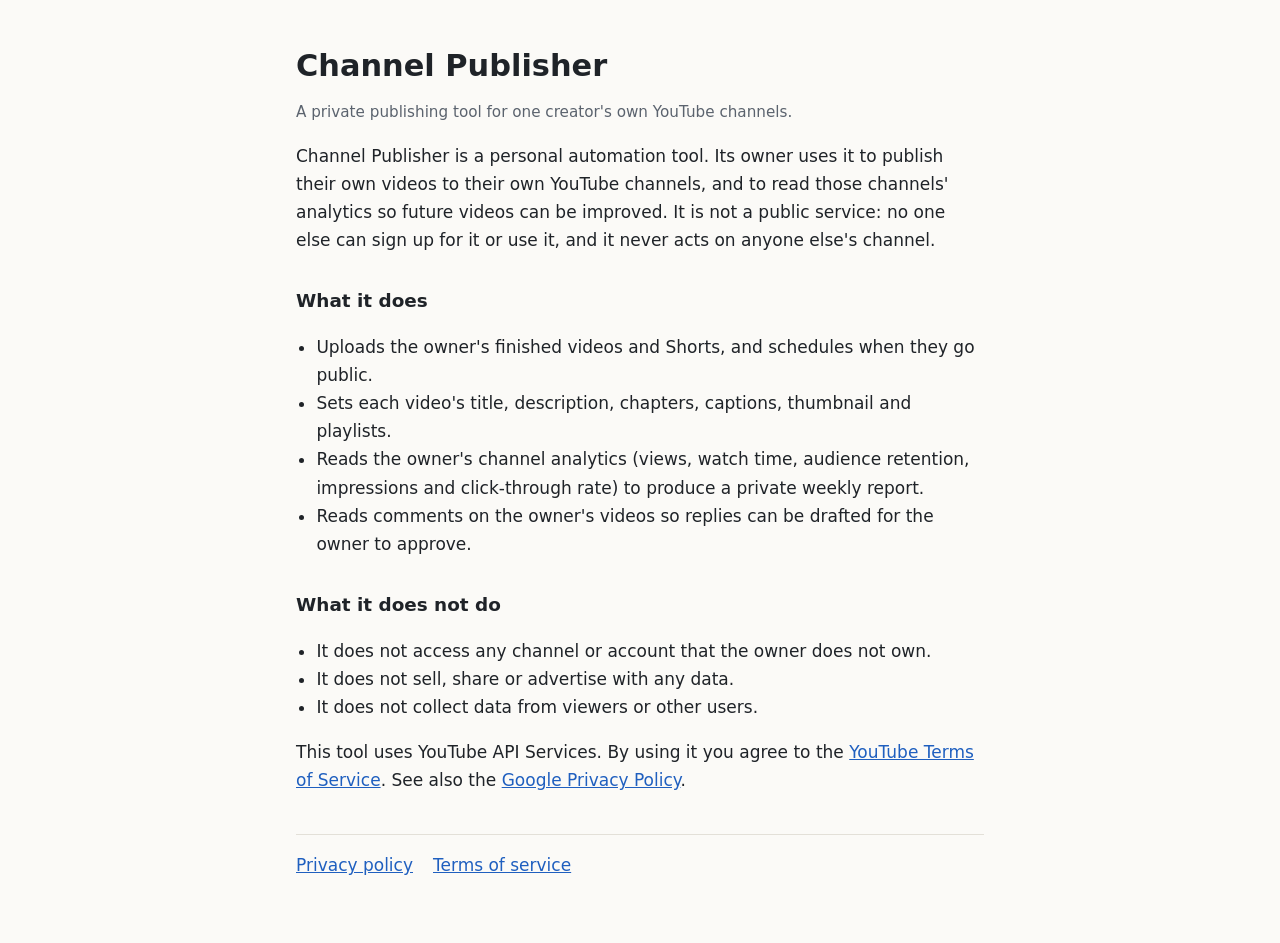
<file: docs/index.html>
<!doctype html>
<html lang="en">
<head>
<meta charset="utf-8">
<meta name="viewport" content="width=device-width, initial-scale=1">
<meta name="robots" content="noindex, nofollow">
<title>Channel Publisher</title>
<meta name="description" content="Channel Publisher is a private tool its owner uses to publish videos to, and read analytics for, the owner's own YouTube channels.">
<link rel="stylesheet" href="style.css">
</head>
<body>
<main>
  <h1>Channel Publisher</h1>
  <p class="muted">A private publishing tool for one creator's own YouTube channels.</p>

  <p>Channel Publisher is a personal automation tool. Its owner uses it to publish their own videos to their own YouTube
  channels, and to read those channels' analytics so future videos can be improved. It is not a public service: no
  one else can sign up for it or use it, and it never acts on anyone else's channel.</p>

  <h2>What it does</h2>
  <ul>
    <li>Uploads the owner's finished videos and Shorts, and schedules when they go public.</li>
    <li>Sets each video's title, description, chapters, captions, thumbnail and playlists.</li>
    <li>Reads the owner's channel analytics (views, watch time, audience retention, impressions and click-through rate) to produce a private weekly report.</li>
    <li>Reads comments on the owner's videos so replies can be drafted for the owner to approve.</li>
  </ul>

  <h2>What it does not do</h2>
  <ul>
    <li>It does not access any channel or account that the owner does not own.</li>
    <li>It does not sell, share or advertise with any data.</li>
    <li>It does not collect data from viewers or other users.</li>
  </ul>

  <p>This tool uses YouTube API Services. By using it you agree to the
  <a href="https://www.youtube.com/t/terms">YouTube Terms of Service</a>. See also the
  <a href="https://policies.google.com/privacy">Google Privacy Policy</a>.</p>

  <nav>
    <a href="privacy.html">Privacy policy</a>
    <a href="terms.html">Terms of service</a>
  </nav>
</main>
</body>
</html>
</file>
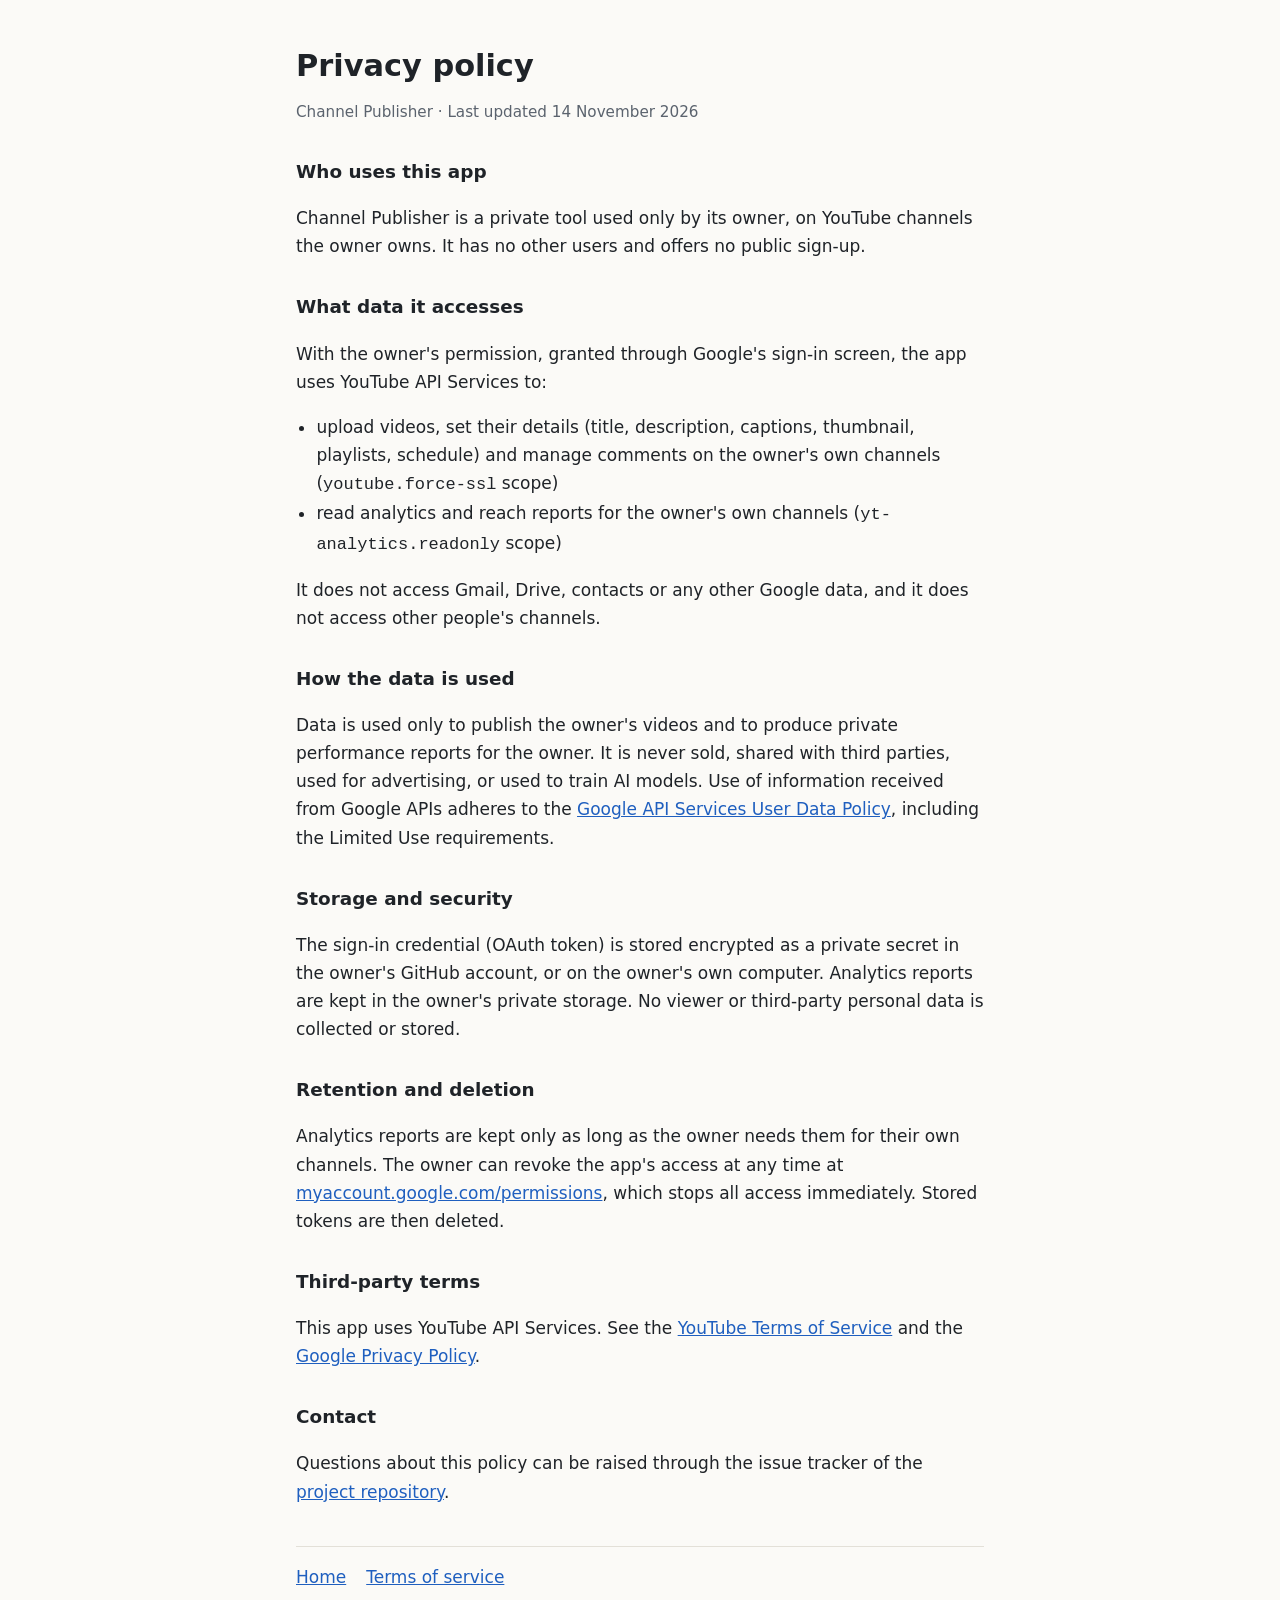
<file: docs/privacy.html>
<!doctype html>
<html lang="en">
<head>
<meta charset="utf-8">
<meta name="viewport" content="width=device-width, initial-scale=1">
<meta name="robots" content="noindex, nofollow">
<title>Privacy Policy</title>
<meta name="description" content="Privacy policy for Channel Publisher, a private tool used only by its owner on the owner's own YouTube channels.">
<link rel="stylesheet" href="style.css">
</head>
<body>
<main>
  <h1>Privacy policy</h1>
  <p class="muted">Channel Publisher · Last updated 14 November 2026</p>

  <h2>Who uses this app</h2>
  <p>Channel Publisher is a private tool used only by its owner, on YouTube channels the owner owns. It has no other
  users and offers no public sign-up.</p>

  <h2>What data it accesses</h2>
  <p>With the owner's permission, granted through Google's sign-in screen, the app uses YouTube API Services to:</p>
  <ul>
    <li>upload videos, set their details (title, description, captions, thumbnail, playlists, schedule) and manage
    comments on the owner's own channels (<code>youtube.force-ssl</code> scope)</li>
    <li>read analytics and reach reports for the owner's own channels (<code>yt-analytics.readonly</code> scope)</li>
  </ul>
  <p>It does not access Gmail, Drive, contacts or any other Google data, and it does not access other people's channels.</p>

  <h2>How the data is used</h2>
  <p>Data is used only to publish the owner's videos and to produce private performance reports for the owner. It is
  never sold, shared with third parties, used for advertising, or used to train AI models. Use of information received
  from Google APIs adheres to the
  <a href="https://developers.google.com/terms/api-services-user-data-policy">Google API Services User Data Policy</a>,
  including the Limited Use requirements.</p>

  <h2>Storage and security</h2>
  <p>The sign-in credential (OAuth token) is stored encrypted as a private secret in the owner's GitHub account, or on the
  owner's own computer. Analytics reports are kept in the owner's private storage. No viewer or third-party personal data
  is collected or stored.</p>

  <h2>Retention and deletion</h2>
  <p>Analytics reports are kept only as long as the owner needs them for their own channels. The owner can revoke the
  app's access at any time at
  <a href="https://myaccount.google.com/permissions">myaccount.google.com/permissions</a>, which stops all access
  immediately. Stored tokens are then deleted.</p>

  <h2>Third-party terms</h2>
  <p>This app uses YouTube API Services. See the <a href="https://www.youtube.com/t/terms">YouTube Terms of Service</a>
  and the <a href="https://policies.google.com/privacy">Google Privacy Policy</a>.</p>

  <h2>Contact</h2>
  <p>Questions about this policy can be raised through the issue tracker of the
  <a href="https://github.com/aloklondhe-ux/studio-render/issues">project repository</a>.</p>

  <nav>
    <a href="index.html">Home</a>
    <a href="terms.html">Terms of service</a>
  </nav>
</main>
</body>
</html>
</file>
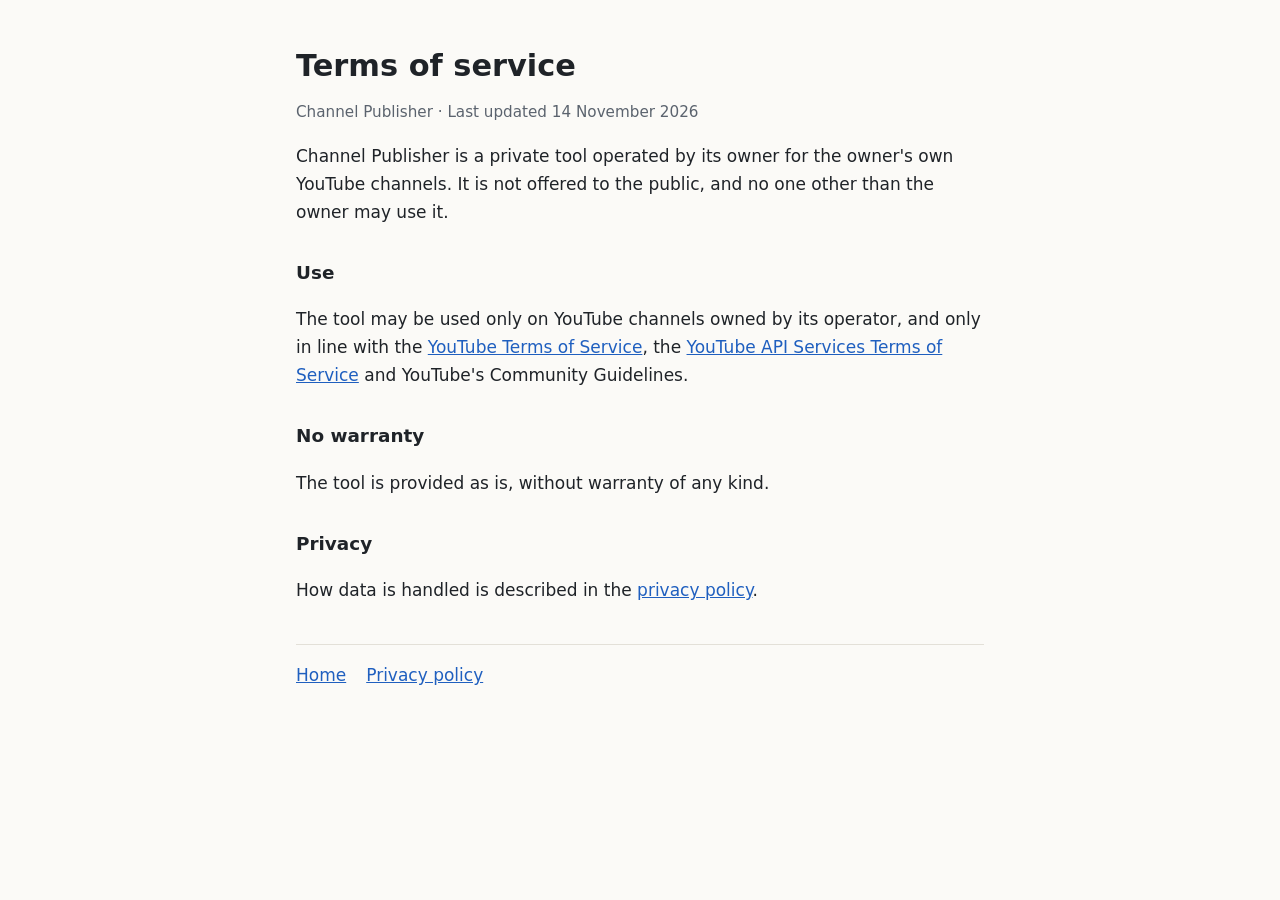
<file: docs/terms.html>
<!doctype html>
<html lang="en">
<head>
<meta charset="utf-8">
<meta name="viewport" content="width=device-width, initial-scale=1">
<meta name="robots" content="noindex, nofollow">
<title>Terms of Service</title>
<meta name="description" content="Terms of service for Channel Publisher, a private tool used only by its owner.">
<link rel="stylesheet" href="style.css">
</head>
<body>
<main>
  <h1>Terms of service</h1>
  <p class="muted">Channel Publisher · Last updated 14 November 2026</p>

  <p>Channel Publisher is a private tool operated by its owner for the owner's own YouTube channels. It is not offered
  to the public, and no one other than the owner may use it.</p>

  <h2>Use</h2>
  <p>The tool may be used only on YouTube channels owned by its operator, and only in line with the
  <a href="https://www.youtube.com/t/terms">YouTube Terms of Service</a>, the
  <a href="https://developers.google.com/youtube/terms/api-services-terms-of-service">YouTube API Services Terms of Service</a>
  and YouTube's Community Guidelines.</p>

  <h2>No warranty</h2>
  <p>The tool is provided as is, without warranty of any kind.</p>

  <h2>Privacy</h2>
  <p>How data is handled is described in the <a href="privacy.html">privacy policy</a>.</p>

  <nav>
    <a href="index.html">Home</a>
    <a href="privacy.html">Privacy policy</a>
  </nav>
</main>
</body>
</html>
</file>
<file: docs/style.css>
:root {
  --bg: #fbfaf7;
  --text: #1f2328;
  --muted: #5b636e;
  --line: #e3e0d8;
  --link: #1f5fbf;
}
@media (prefers-color-scheme: dark) {
  :root:not([data-theme="light"]) {
    --bg: #15171a;
    --text: #e8e6e1;
    --muted: #a3a8b0;
    --line: #2d3138;
    --link: #8ab4f8;
  }
}
* { box-sizing: border-box; }
body {
  margin: 0;
  background: var(--bg);
  color: var(--text);
  font: 17px/1.65 system-ui, -apple-system, "Segoe UI", Roboto, sans-serif;
}
main { max-width: 720px; margin: 0 auto; padding: 48px 16px 64px; }
h1 { font-size: 1.9rem; line-height: 1.2; margin: 0 0 8px; }
h2 { font-size: 1.15rem; margin: 32px 0 8px; }
p, li { color: var(--text); }
.muted { color: var(--muted); font-size: 0.95rem; }
a { color: var(--link); }
nav { display: flex; gap: 20px; flex-wrap: wrap; border-top: 1px solid var(--line); margin-top: 40px; padding-top: 16px; }
ul { padding-left: 1.2em; }
</file>
